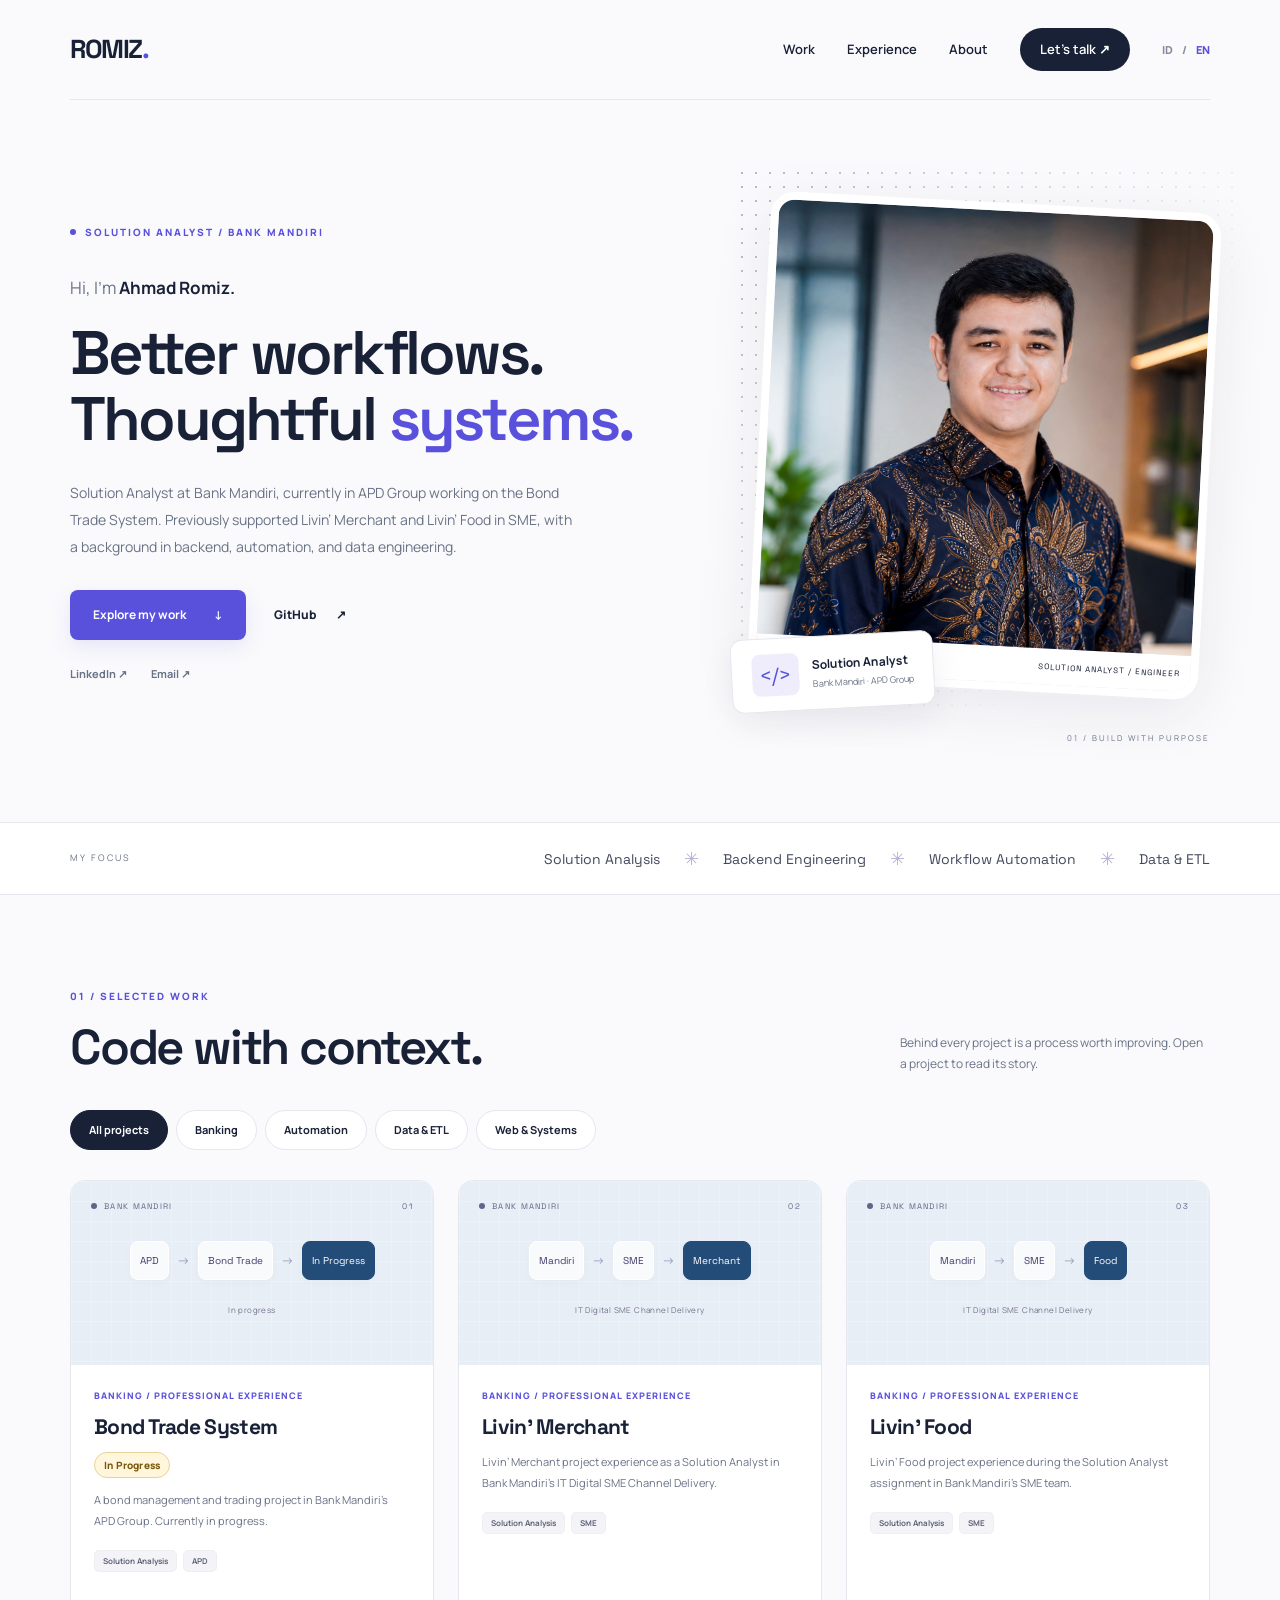
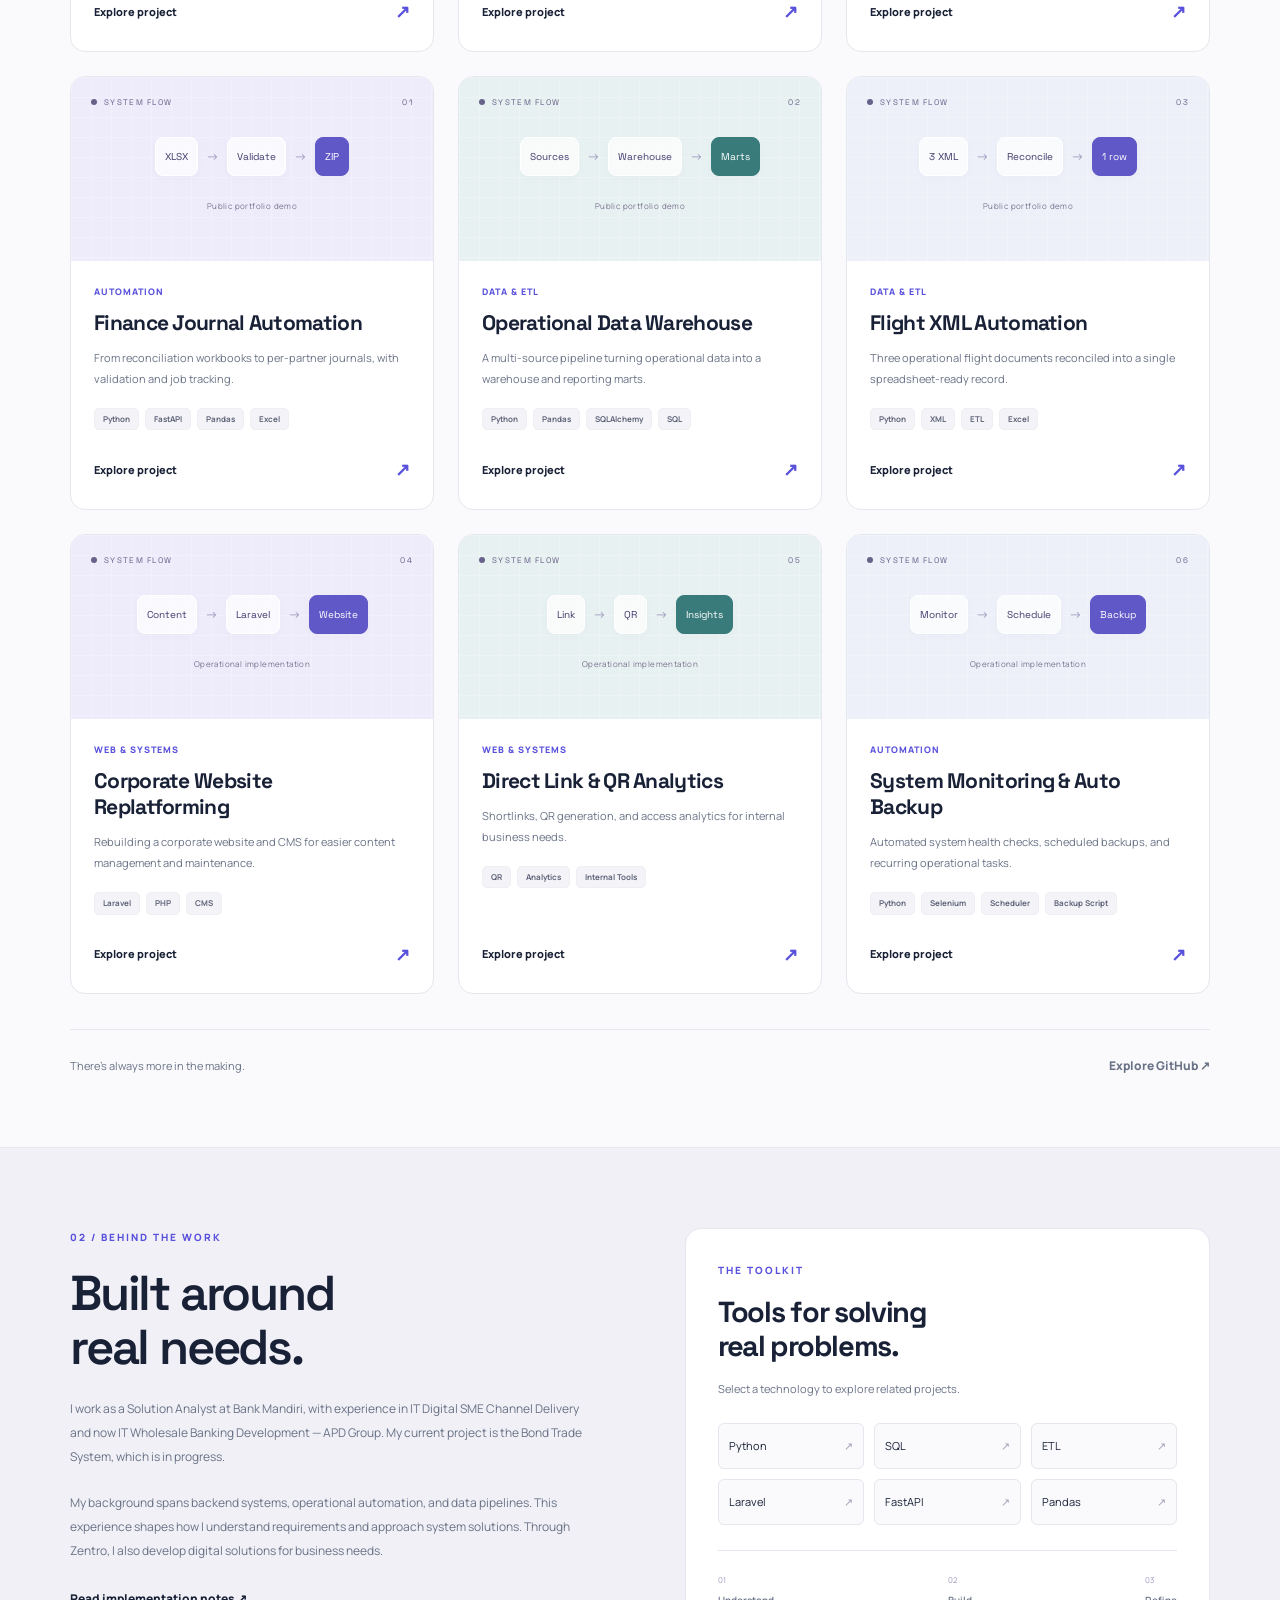
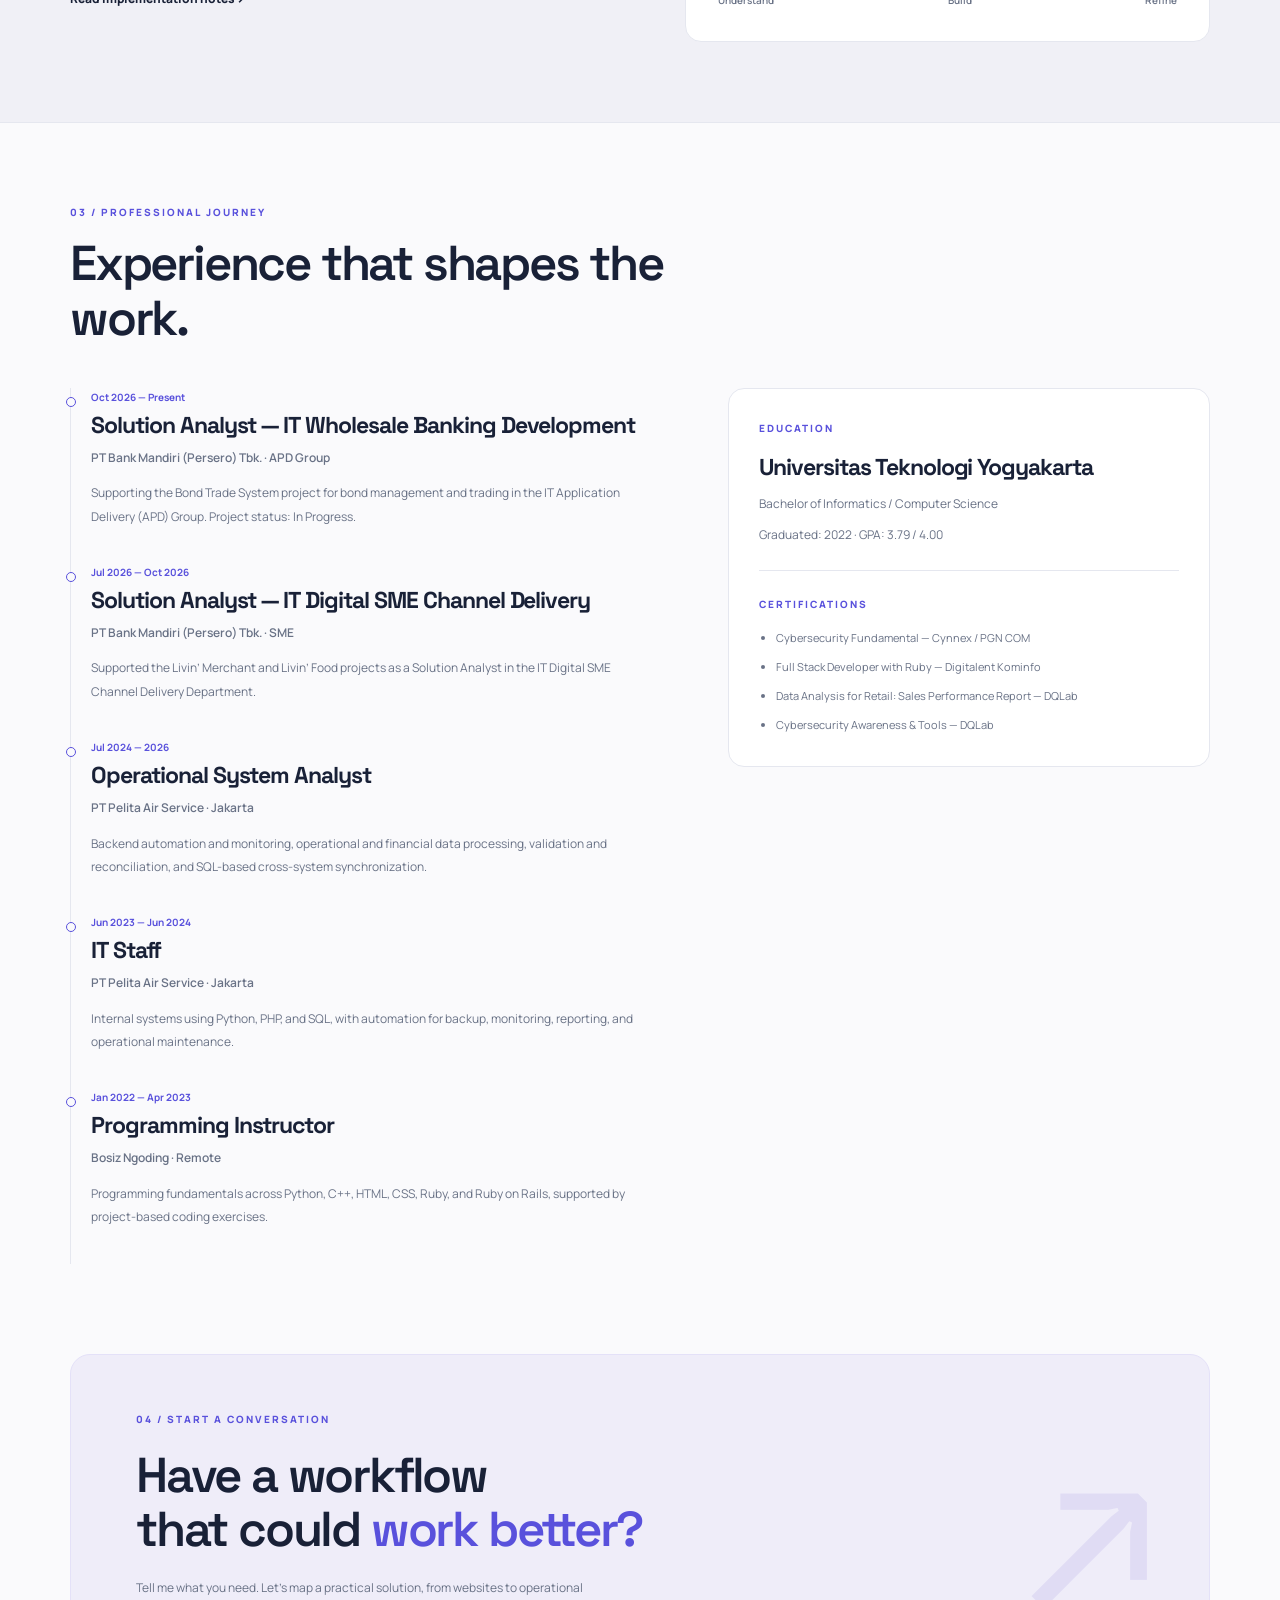
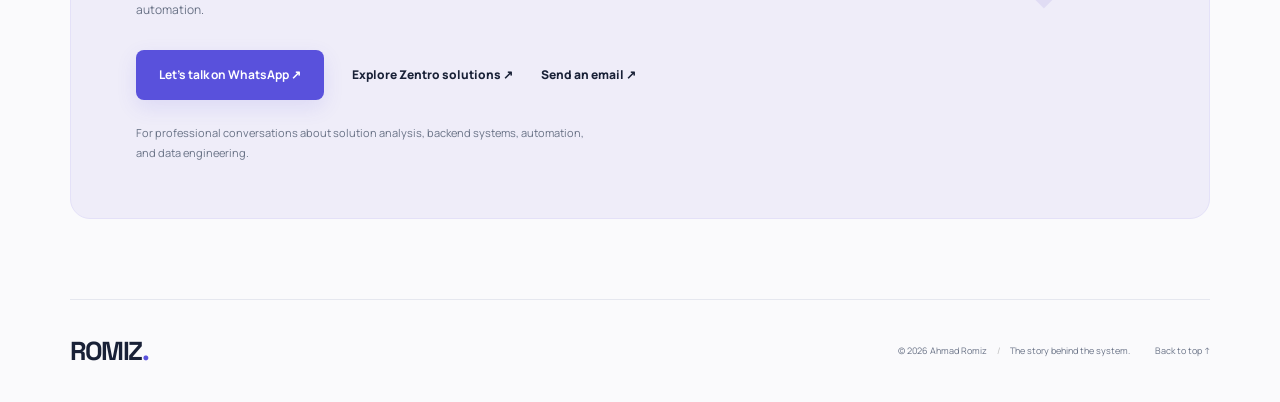
<file: index.html>
<!DOCTYPE html>
<html lang="en"><head>
<meta charset="UTF-8"><meta name="viewport" content="width=device-width, initial-scale=1.0">
<title>Ahmad Romiz — Solution Analyst | Backend, Automation &amp; Data</title>
<meta name="description" content="Ahmad Romiz portfolio, Solution Analyst at Bank Mandiri — APD Group. Bond Trade System (in progress), Livin’ Merchant, Livin’ Food, backend, automation, and data project experience.">
<meta name="theme-color" content="#fafafc"><meta property="og:title" content="Ahmad Romiz — Solution Analyst"><meta property="og:description" content="Bank Mandiri · APD Group · Bond Trade System (In Progress) · Livin’ Merchant · Livin’ Food"><meta property="og:type" content="website"><meta property="og:image" content="https://ahmadromiz1.github.io/assets/profile.jpg">
<link rel="icon" type="image/png" href="assets/logo/logo%20only.png"><link rel="preconnect" href="https://fonts.googleapis.com"><link rel="preconnect" href="https://fonts.gstatic.com" crossorigin=""><link href="https://fonts.googleapis.com/css2?family=Manrope:wght@400;500;600;700;800&amp;family=Space+Grotesk:wght@400;500;600;700&amp;display=swap" rel="stylesheet"><link rel="stylesheet" href="portfolio.css">
<script src="portfolio-data.js" defer=""></script><script src="portfolio.js" defer=""></script>
<link rel="canonical" href="https://ahmadromiz1.github.io/"></head>
<body>
<a class="skip-link" href="#main">Skip to content</a>
<header class="site-header wrap"><a class="wordmark" href="index.html" aria-label="Cerita Romiz">ROMIZ<span>.</span></a><nav aria-label="Main navigation"><a href="#work">Work</a><a href="#experience">Experience</a><a href="#about">About</a><a class="nav-contact" href="#contact">Let’s talk <span aria-hidden="true">↗</span></a></nav><div class="language" aria-label="Language"><a href="index-id.html" lang="id">ID</a><span>/</span><a href="index.html" lang="en" aria-current="page">EN</a></div></header>
<main id="main">
<section class="hero wrap" aria-labelledby="hero-title"><div class="hero-copy"><p class="eyebrow"><span class="status-dot"></span> SOLUTION ANALYST / BANK MANDIRI</p><p class="intro">Hi, I’m <strong>Ahmad Romiz.</strong></p><h1 id="hero-title">Better workflows.<br>Thoughtful <span>systems.</span></h1><p class="hero-description">Solution Analyst at Bank Mandiri, currently in APD Group working on the Bond Trade System. Previously supported Livin’ Merchant and Livin’ Food in SME, with a background in backend, automation, and data engineering.</p><div class="hero-actions"><a class="button primary" href="#work">Explore my work <span aria-hidden="true">↓</span></a><a class="text-link" href="https://github.com/ahmadromiz1" target="_blank" rel="noopener noreferrer">GitHub <span aria-hidden="true">↗</span></a></div><div class="hero-socials"><a href="https://linkedin.com/in/ahmadromiz" target="_blank" rel="noopener noreferrer">LinkedIn ↗</a><a href="mailto:ahmadromiz01@gmail.com">Email ↗</a></div></div><div class="hero-art"><div class="portrait-frame"><img src="assets/profile.jpg" alt="Ahmad Romiz" fetchpriority="high"><div class="portrait-caption"><span>AHMAD ROMIZ</span><span>SOLUTION ANALYST / ENGINEER</span></div></div><div class="floating-note"><span class="note-icon" aria-hidden="true">&lt;/&gt;</span><div><strong>Solution Analyst</strong><small>Bank Mandiri · APD Group</small></div></div><span class="art-coordinate" aria-hidden="true">01 / BUILD WITH PURPOSE</span></div></section>
<div class="expertise-strip"><div class="wrap"><span>MY FOCUS</span><p>Solution Analysis <b>✳</b> Backend Engineering <b>✳</b> Workflow Automation <b>✳</b> Data &amp; ETL</p></div></div>
<section class="work-section wrap" id="work" aria-labelledby="work-title"><span id="projects"></span><div class="section-heading"><div><p class="eyebrow">01 / SELECTED WORK</p><h2 id="work-title">Code with context.</h2></div><p>Behind every project is a process worth improving. Open a project to read its story.</p></div><div class="filter-bar" role="group" aria-label="Project filters"><button type="button" class="filter" data-filter="all" aria-pressed="true">All projects</button><button type="button" class="filter" data-filter="banking" aria-pressed="false">Banking</button><button type="button" class="filter" data-filter="automation" aria-pressed="false">Automation</button><button type="button" class="filter" data-filter="data" aria-pressed="false">Data &amp; ETL</button><button type="button" class="filter" data-filter="web" aria-pressed="false">Web &amp; Systems</button></div><div class="active-filter" hidden=""><span id="filter-label"></span><button type="button" id="reset-filter">Clear filter ×</button></div><p id="project-status" class="sr-only" role="status" aria-live="polite"></p><div class="projects-grid"><article class="project-card" data-category="banking" data-tech="Solution Analysis APD"><div class="project-visual visual-banking"><div class="visual-label"><span class="status-dot"></span> BANK MANDIRI <span>01</span></div><div class="flow"><span class="flow-node">APD</span><span class="flow-arrow" aria-hidden="true">→</span><span class="flow-node">Bond Trade</span><span class="flow-arrow" aria-hidden="true">→</span><span class="flow-node">In Progress</span></div><div class="visual-caption">In progress</div></div><div class="project-copy"><p class="project-type">Banking / Professional experience</p><h3>Bond Trade System</h3><span class="project-status-badge">In Progress</span><p>A bond management and trading project in Bank Mandiri’s APD Group. Currently in progress.</p><div class="tags"><span>Solution Analysis</span><span>APD</span></div><button class="project-open" type="button" data-project="bond-trade" aria-haspopup="dialog">Explore project <span aria-hidden="true">↗</span><span class="sr-only">: Bond Trade System</span></button></div></article><article class="project-card" data-category="banking" data-tech="Solution Analysis SME"><div class="project-visual visual-banking"><div class="visual-label"><span class="status-dot"></span> BANK MANDIRI <span>02</span></div><div class="flow"><span class="flow-node">Mandiri</span><span class="flow-arrow" aria-hidden="true">→</span><span class="flow-node">SME</span><span class="flow-arrow" aria-hidden="true">→</span><span class="flow-node">Merchant</span></div><div class="visual-caption">IT Digital SME Channel Delivery</div></div><div class="project-copy"><p class="project-type">Banking / Professional experience</p><h3>Livin’ Merchant</h3><p>Livin’ Merchant project experience as a Solution Analyst in Bank Mandiri’s IT Digital SME Channel Delivery.</p><div class="tags"><span>Solution Analysis</span><span>SME</span></div><button class="project-open" type="button" data-project="livin-merchant" aria-haspopup="dialog">Explore project <span aria-hidden="true">↗</span><span class="sr-only">: Livin’ Merchant</span></button></div></article><article class="project-card" data-category="banking" data-tech="Solution Analysis SME"><div class="project-visual visual-banking"><div class="visual-label"><span class="status-dot"></span> BANK MANDIRI <span>03</span></div><div class="flow"><span class="flow-node">Mandiri</span><span class="flow-arrow" aria-hidden="true">→</span><span class="flow-node">SME</span><span class="flow-arrow" aria-hidden="true">→</span><span class="flow-node">Food</span></div><div class="visual-caption">IT Digital SME Channel Delivery</div></div><div class="project-copy"><p class="project-type">Banking / Professional experience</p><h3>Livin’ Food</h3><p>Livin’ Food project experience during the Solution Analyst assignment in Bank Mandiri’s SME team.</p><div class="tags"><span>Solution Analysis</span><span>SME</span></div><button class="project-open" type="button" data-project="livin-food" aria-haspopup="dialog">Explore project <span aria-hidden="true">↗</span><span class="sr-only">: Livin’ Food</span></button></div></article><article class="project-card" data-category="automation" data-tech="Python FastAPI Pandas Excel">
  <div class="project-visual visual-0"><div class="visual-label"><span class="status-dot"></span> SYSTEM FLOW <span>01</span></div><div class="flow"><span class="flow-node">XLSX</span><span class="flow-arrow" aria-hidden="true">→</span><span class="flow-node">Validate</span><span class="flow-arrow" aria-hidden="true">→</span><span class="flow-node">ZIP</span></div><div class="visual-caption">Public portfolio demo</div></div>
  <div class="project-copy"><p class="project-type">Automation</p><h3>Finance Journal Automation</h3><p>From reconciliation workbooks to per-partner journals, with validation and job tracking.</p><div class="tags"><span>Python</span><span>FastAPI</span><span>Pandas</span><span>Excel</span></div><button class="project-open" type="button" data-project="journal" aria-haspopup="dialog">Explore project <span aria-hidden="true">↗</span><span class="sr-only">: Finance Journal Automation</span></button></div></article><article class="project-card" data-category="data" data-tech="Python Pandas SQLAlchemy SQL">
  <div class="project-visual visual-1"><div class="visual-label"><span class="status-dot"></span> SYSTEM FLOW <span>02</span></div><div class="flow"><span class="flow-node">Sources</span><span class="flow-arrow" aria-hidden="true">→</span><span class="flow-node">Warehouse</span><span class="flow-arrow" aria-hidden="true">→</span><span class="flow-node">Marts</span></div><div class="visual-caption">Public portfolio demo</div></div>
  <div class="project-copy"><p class="project-type">Data &amp; ETL</p><h3>Operational Data Warehouse</h3><p>A multi-source pipeline turning operational data into a warehouse and reporting marts.</p><div class="tags"><span>Python</span><span>Pandas</span><span>SQLAlchemy</span><span>SQL</span></div><button class="project-open" type="button" data-project="warehouse" aria-haspopup="dialog">Explore project <span aria-hidden="true">↗</span><span class="sr-only">: Operational Data Warehouse</span></button></div></article><article class="project-card" data-category="data" data-tech="Python XML ETL Excel">
  <div class="project-visual visual-2"><div class="visual-label"><span class="status-dot"></span> SYSTEM FLOW <span>03</span></div><div class="flow"><span class="flow-node">3 XML</span><span class="flow-arrow" aria-hidden="true">→</span><span class="flow-node">Reconcile</span><span class="flow-arrow" aria-hidden="true">→</span><span class="flow-node">1 row</span></div><div class="visual-caption">Public portfolio demo</div></div>
  <div class="project-copy"><p class="project-type">Data &amp; ETL</p><h3>Flight XML Automation</h3><p>Three operational flight documents reconciled into a single spreadsheet-ready record.</p><div class="tags"><span>Python</span><span>XML</span><span>ETL</span><span>Excel</span></div><button class="project-open" type="button" data-project="flight" aria-haspopup="dialog">Explore project <span aria-hidden="true">↗</span><span class="sr-only">: Flight XML Automation</span></button></div></article><article class="project-card" data-category="web" data-tech="Laravel PHP CMS">
  <div class="project-visual visual-3"><div class="visual-label"><span class="status-dot"></span> SYSTEM FLOW <span>04</span></div><div class="flow"><span class="flow-node">Content</span><span class="flow-arrow" aria-hidden="true">→</span><span class="flow-node">Laravel</span><span class="flow-arrow" aria-hidden="true">→</span><span class="flow-node">Website</span></div><div class="visual-caption">Operational implementation</div></div>
  <div class="project-copy"><p class="project-type">Web &amp; Systems</p><h3>Corporate Website Replatforming</h3><p>Rebuilding a corporate website and CMS for easier content management and maintenance.</p><div class="tags"><span>Laravel</span><span>PHP</span><span>CMS</span></div><button class="project-open" type="button" data-project="corporate" aria-haspopup="dialog">Explore project <span aria-hidden="true">↗</span><span class="sr-only">: Corporate Website Replatforming</span></button></div></article><article class="project-card" data-category="web" data-tech="QR Analytics Internal Tools">
  <div class="project-visual visual-4"><div class="visual-label"><span class="status-dot"></span> SYSTEM FLOW <span>05</span></div><div class="flow"><span class="flow-node">Link</span><span class="flow-arrow" aria-hidden="true">→</span><span class="flow-node">QR</span><span class="flow-arrow" aria-hidden="true">→</span><span class="flow-node">Insights</span></div><div class="visual-caption">Operational implementation</div></div>
  <div class="project-copy"><p class="project-type">Web &amp; Systems</p><h3>Direct Link &amp; QR Analytics</h3><p>Shortlinks, QR generation, and access analytics for internal business needs.</p><div class="tags"><span>QR</span><span>Analytics</span><span>Internal Tools</span></div><button class="project-open" type="button" data-project="links" aria-haspopup="dialog">Explore project <span aria-hidden="true">↗</span><span class="sr-only">: Direct Link &amp; QR Analytics</span></button></div></article><article class="project-card" data-category="automation" data-tech="Python Selenium Scheduler Backup Script">
  <div class="project-visual visual-5"><div class="visual-label"><span class="status-dot"></span> SYSTEM FLOW <span>06</span></div><div class="flow"><span class="flow-node">Monitor</span><span class="flow-arrow" aria-hidden="true">→</span><span class="flow-node">Schedule</span><span class="flow-arrow" aria-hidden="true">→</span><span class="flow-node">Backup</span></div><div class="visual-caption">Operational implementation</div></div>
  <div class="project-copy"><p class="project-type">Automation</p><h3>System Monitoring &amp; Auto Backup</h3><p>Automated system health checks, scheduled backups, and recurring operational tasks.</p><div class="tags"><span>Python</span><span>Selenium</span><span>Scheduler</span><span>Backup Script</span></div><button class="project-open" type="button" data-project="monitoring" aria-haspopup="dialog">Explore project <span aria-hidden="true">↗</span><span class="sr-only">: System Monitoring &amp; Auto Backup</span></button></div></article></div><p class="empty-state" hidden="">No projects match these filters. Try clearing the filters.</p><div class="archive-link"><span>There’s always more in the making.</span><a class="text-link" href="https://github.com/ahmadromiz1?tab=repositories" target="_blank" rel="noopener noreferrer">Explore GitHub ↗</a></div><noscript><p>Enable JavaScript to open project details. Case studies are also available in <a href="/cerita-romiz/cerita-en.html">implementation notes</a>.</p></noscript></section>
<section class="about-section" id="about"><div class="wrap about-grid"><div><p class="eyebrow">02 / BEHIND THE WORK</p><h2>Built around<br>real needs.</h2><p>I work as a Solution Analyst at Bank Mandiri, with experience in IT Digital SME Channel Delivery and now IT Wholesale Banking Development — APD Group. My current project is the Bond Trade System, which is in progress.</p><p>My background spans backend systems, operational automation, and data pipelines. This experience shapes how I understand requirements and approach system solutions. Through Zentro, I also develop digital solutions for business needs.</p><a class="text-link" href="/cerita-romiz/cerita-en.html">Read implementation notes ↗</a></div><div class="skills-panel"><span id="skills"></span><p class="eyebrow">THE TOOLKIT</p><h3>Tools for solving<br>real problems.</h3><p>Select a technology to explore related projects.</p><div class="skills-grid"><button class="skill" type="button" data-skill="Python" aria-pressed="false">Python<span aria-hidden="true">↗</span></button><button class="skill" type="button" data-skill="SQL" aria-pressed="false">SQL<span aria-hidden="true">↗</span></button><button class="skill" type="button" data-skill="ETL" aria-pressed="false">ETL<span aria-hidden="true">↗</span></button><button class="skill" type="button" data-skill="Laravel" aria-pressed="false">Laravel<span aria-hidden="true">↗</span></button><button class="skill" type="button" data-skill="FastAPI" aria-pressed="false">FastAPI<span aria-hidden="true">↗</span></button><button class="skill" type="button" data-skill="Pandas" aria-pressed="false">Pandas<span aria-hidden="true">↗</span></button></div><div class="approach"><span>01 <strong>Understand</strong></span><span>02 <strong>Build</strong></span><span>03 <strong>Refine</strong></span></div></div></div></section>
<section id="experience" class="experience-section wrap"><div class="section-heading"><div><p class="eyebrow">03 / PROFESSIONAL JOURNEY</p><h2>Experience that shapes the work.</h2></div></div><div class="career-layout"><div class="career-timeline"><article class="career-item"><p class="career-date">Oct 2026 — Present</p><h3>Solution Analyst — IT Wholesale Banking Development</h3><p class="career-company">PT Bank Mandiri (Persero) Tbk. · APD Group</p><p>Supporting the Bond Trade System project for bond management and trading in the IT Application Delivery (APD) Group. Project status: In Progress.</p></article><article class="career-item"><p class="career-date">Jul 2026 — Oct 2026</p><h3>Solution Analyst — IT Digital SME Channel Delivery</h3><p class="career-company">PT Bank Mandiri (Persero) Tbk. · SME</p><p>Supported the Livin’ Merchant and Livin’ Food projects as a Solution Analyst in the IT Digital SME Channel Delivery Department.</p></article><article class="career-item"><p class="career-date">Jul 2024 — 2026</p><h3>Operational System Analyst</h3><p class="career-company">PT Pelita Air Service · Jakarta</p><p>Backend automation and monitoring, operational and financial data processing, validation and reconciliation, and SQL-based cross-system synchronization.</p></article><article class="career-item"><p class="career-date">Jun 2023 — Jun 2024</p><h3>IT Staff</h3><p class="career-company">PT Pelita Air Service · Jakarta</p><p>Internal systems using Python, PHP, and SQL, with automation for backup, monitoring, reporting, and operational maintenance.</p></article><article class="career-item"><p class="career-date">Jan 2022 — Apr 2023</p><h3>Programming Instructor</h3><p class="career-company">Bosiz Ngoding · Remote</p><p>Programming fundamentals across Python, C++, HTML, CSS, Ruby, and Ruby on Rails, supported by project-based coding exercises.</p></article></div><aside class="education-panel" id="education"><p class="eyebrow">EDUCATION</p><h3>Universitas Teknologi Yogyakarta</h3><p>Bachelor of Informatics / Computer Science</p><p>Graduated: 2022 · GPA: 3.79 / 4.00</p><div class="certifications"><p class="eyebrow">CERTIFICATIONS</p><ul><li>Cybersecurity Fundamental — Cynnex / PGN COM</li><li>Full Stack Developer with Ruby — Digitalent Kominfo</li><li>Data Analysis for Retail: Sales Performance Report — DQLab</li><li>Cybersecurity Awareness &amp; Tools — DQLab</li></ul></div></aside></div></section><section class="contact-section wrap" id="contact"><div class="contact-panel"><p class="eyebrow">04 / START A CONVERSATION</p><h2>Have a workflow<br>that could <span>work better?</span></h2><p>Tell me what you need. Let’s map a practical solution, from websites to operational automation.</p><div class="hero-actions"><a class="button primary" href="https://wa.me/6285742864832?text=Hi%20Romiz%2C%20I%20would%20like%20to%20discuss%20a%20project." target="_blank" rel="noopener noreferrer">Let’s talk on WhatsApp ↗</a><a class="text-link" href="/cerita-romiz/jual-en.html">Explore Zentro solutions ↗</a><a class="text-link" href="mailto:ahmadromiz01@gmail.com">Send an email ↗</a></div><p class="career-contact">For professional conversations about solution analysis, backend systems, automation, and data engineering.</p></div></section>
</main><footer class="wrap footer"><a class="wordmark" href="#">ROMIZ<span>.</span></a><p>© <span id="year">2026</span> Ahmad Romiz <span class="footer-divider">/</span> The story behind the system.</p><a href="#main">Back to top ↑</a></footer>
<dialog id="project-dialog" aria-labelledby="dialog-title"><div class="dialog-top"><span class="eyebrow">PROJECT STORY</span><button class="dialog-close" type="button" aria-label="Close project details">×</button></div><div id="dialog-content"></div></dialog>

</body></html>
</file>
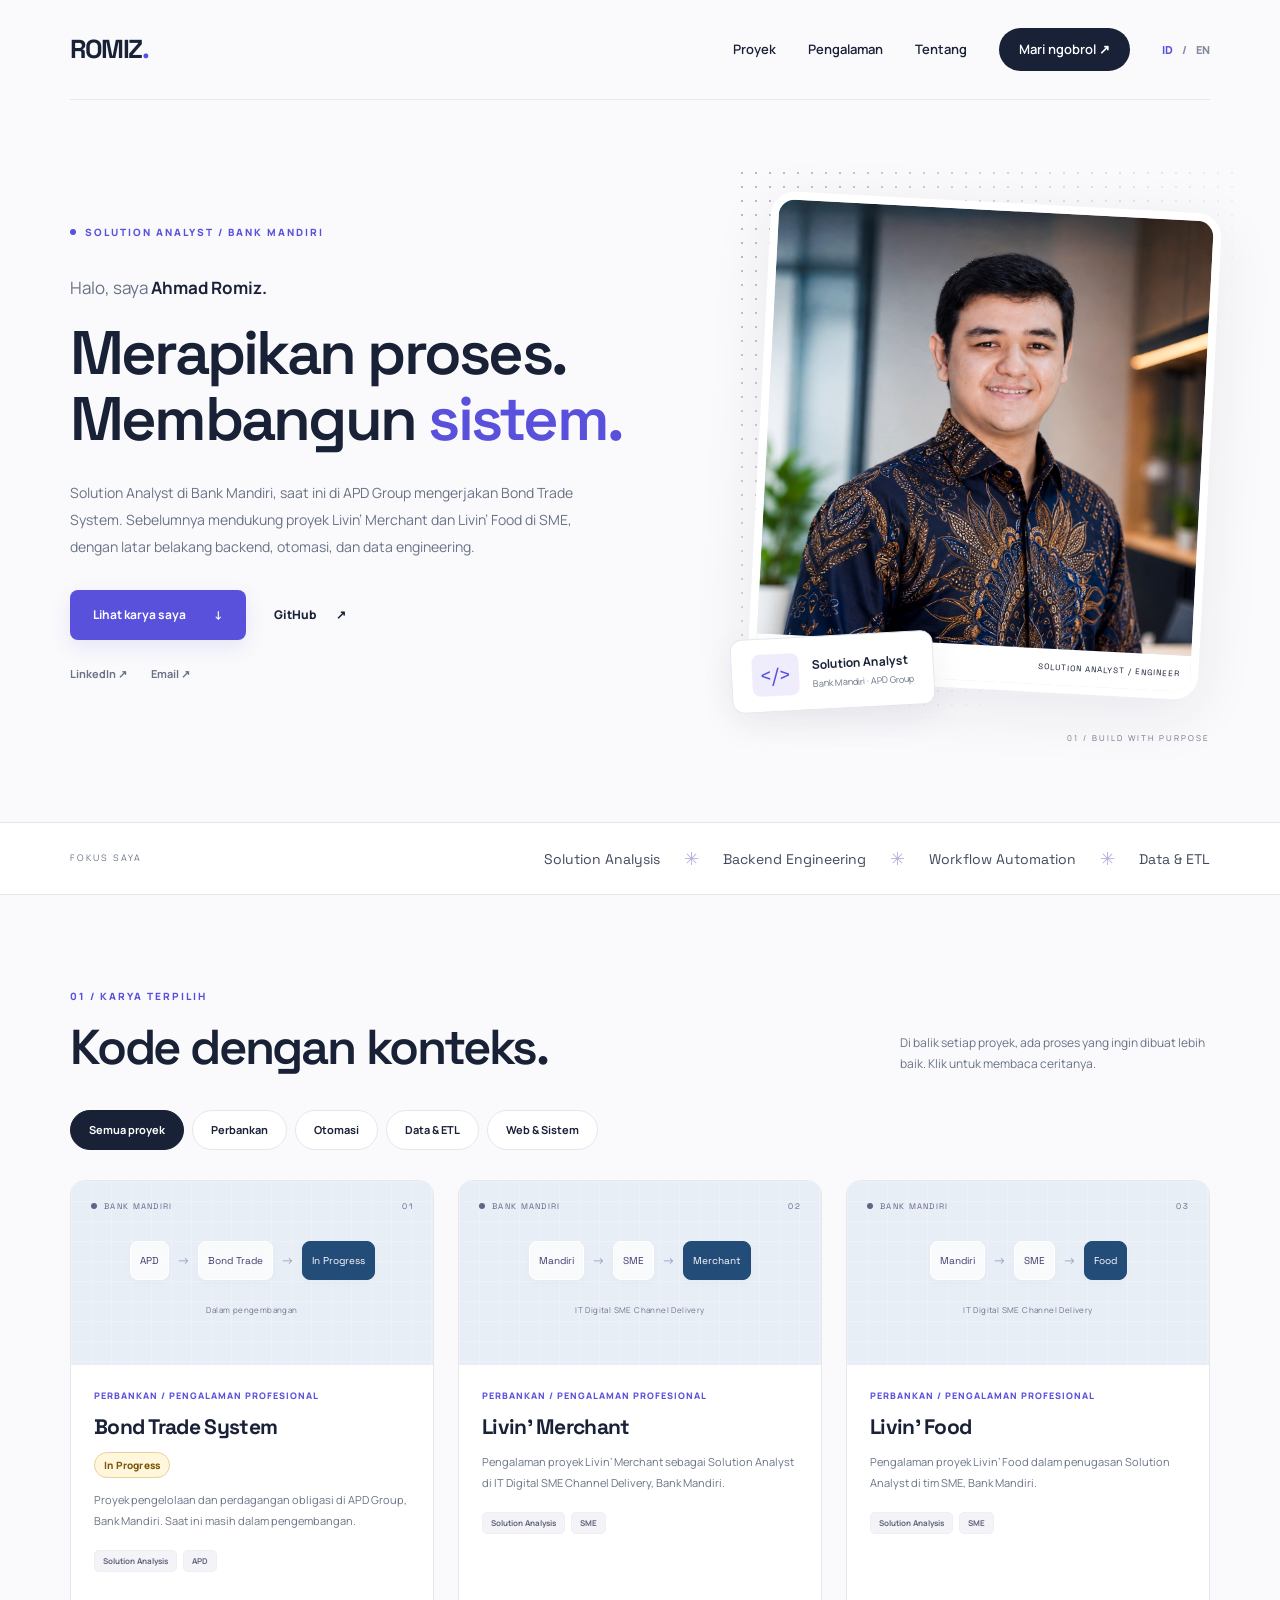
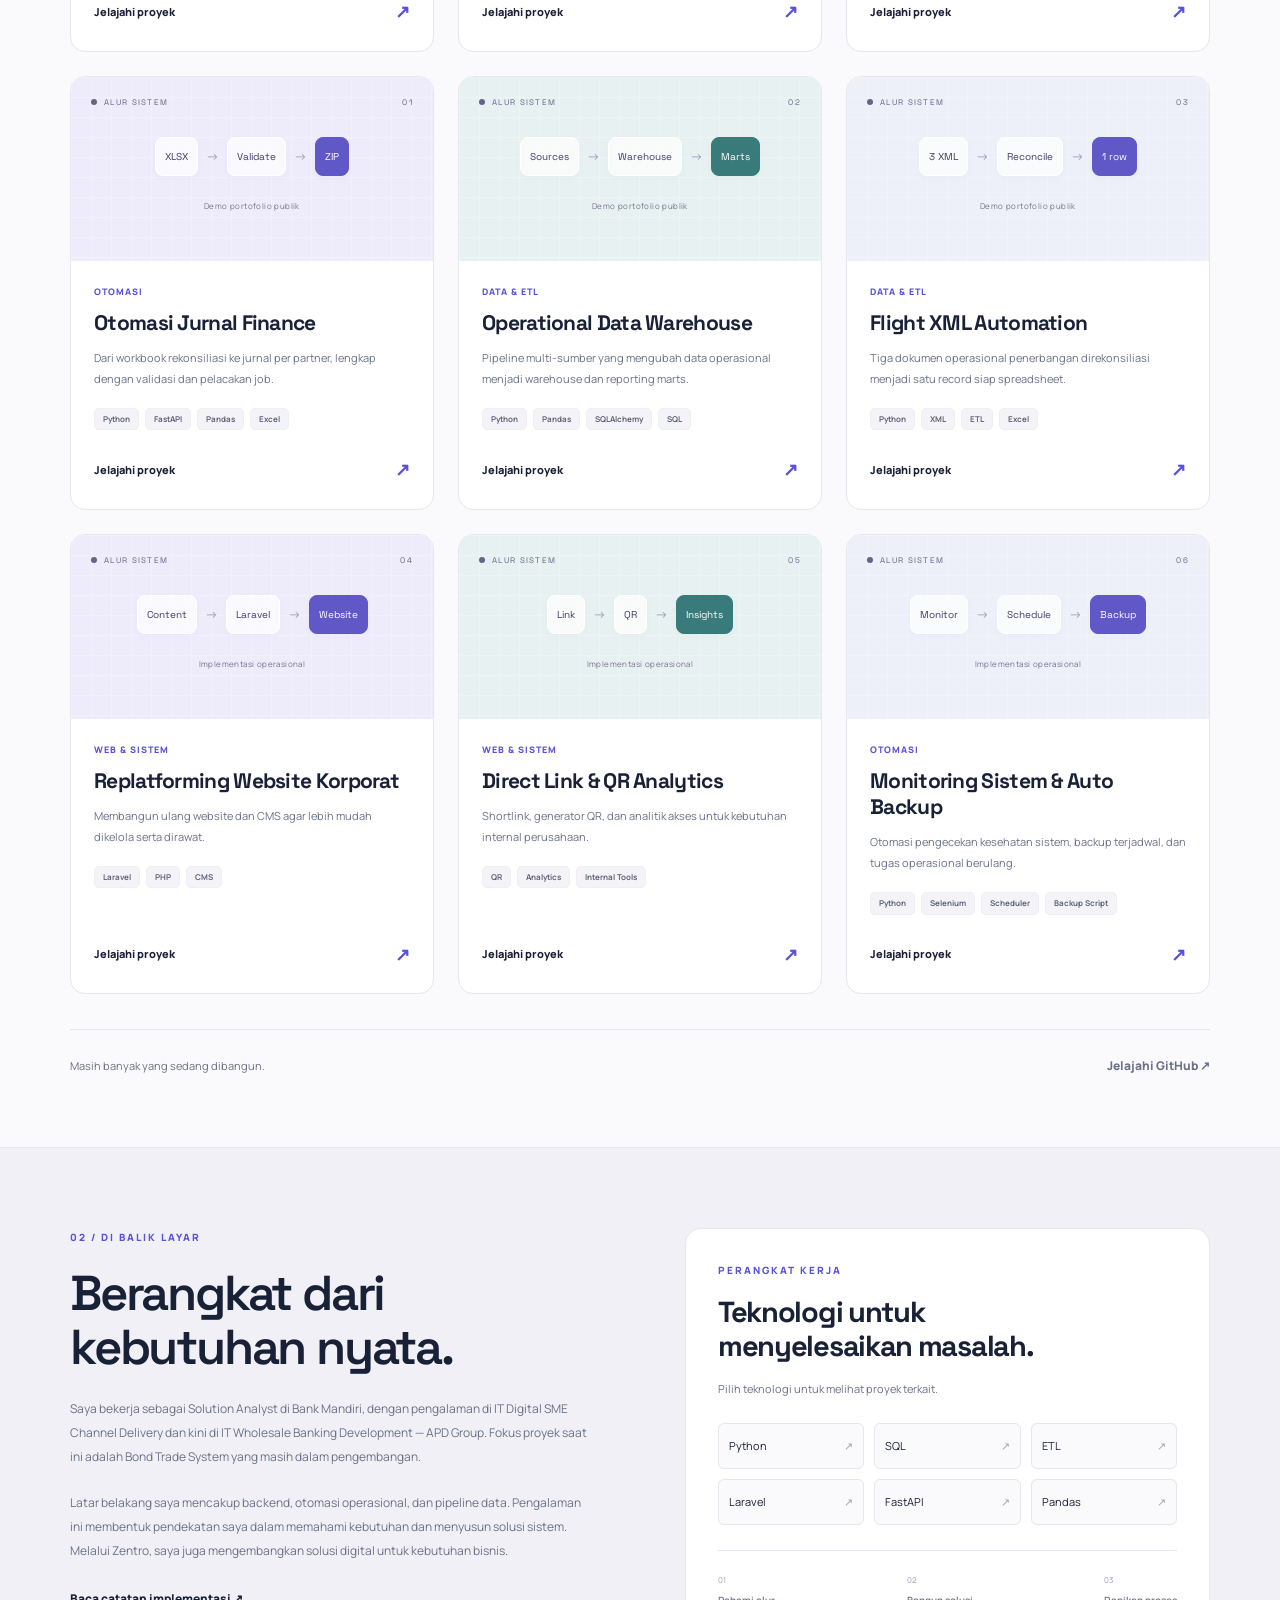
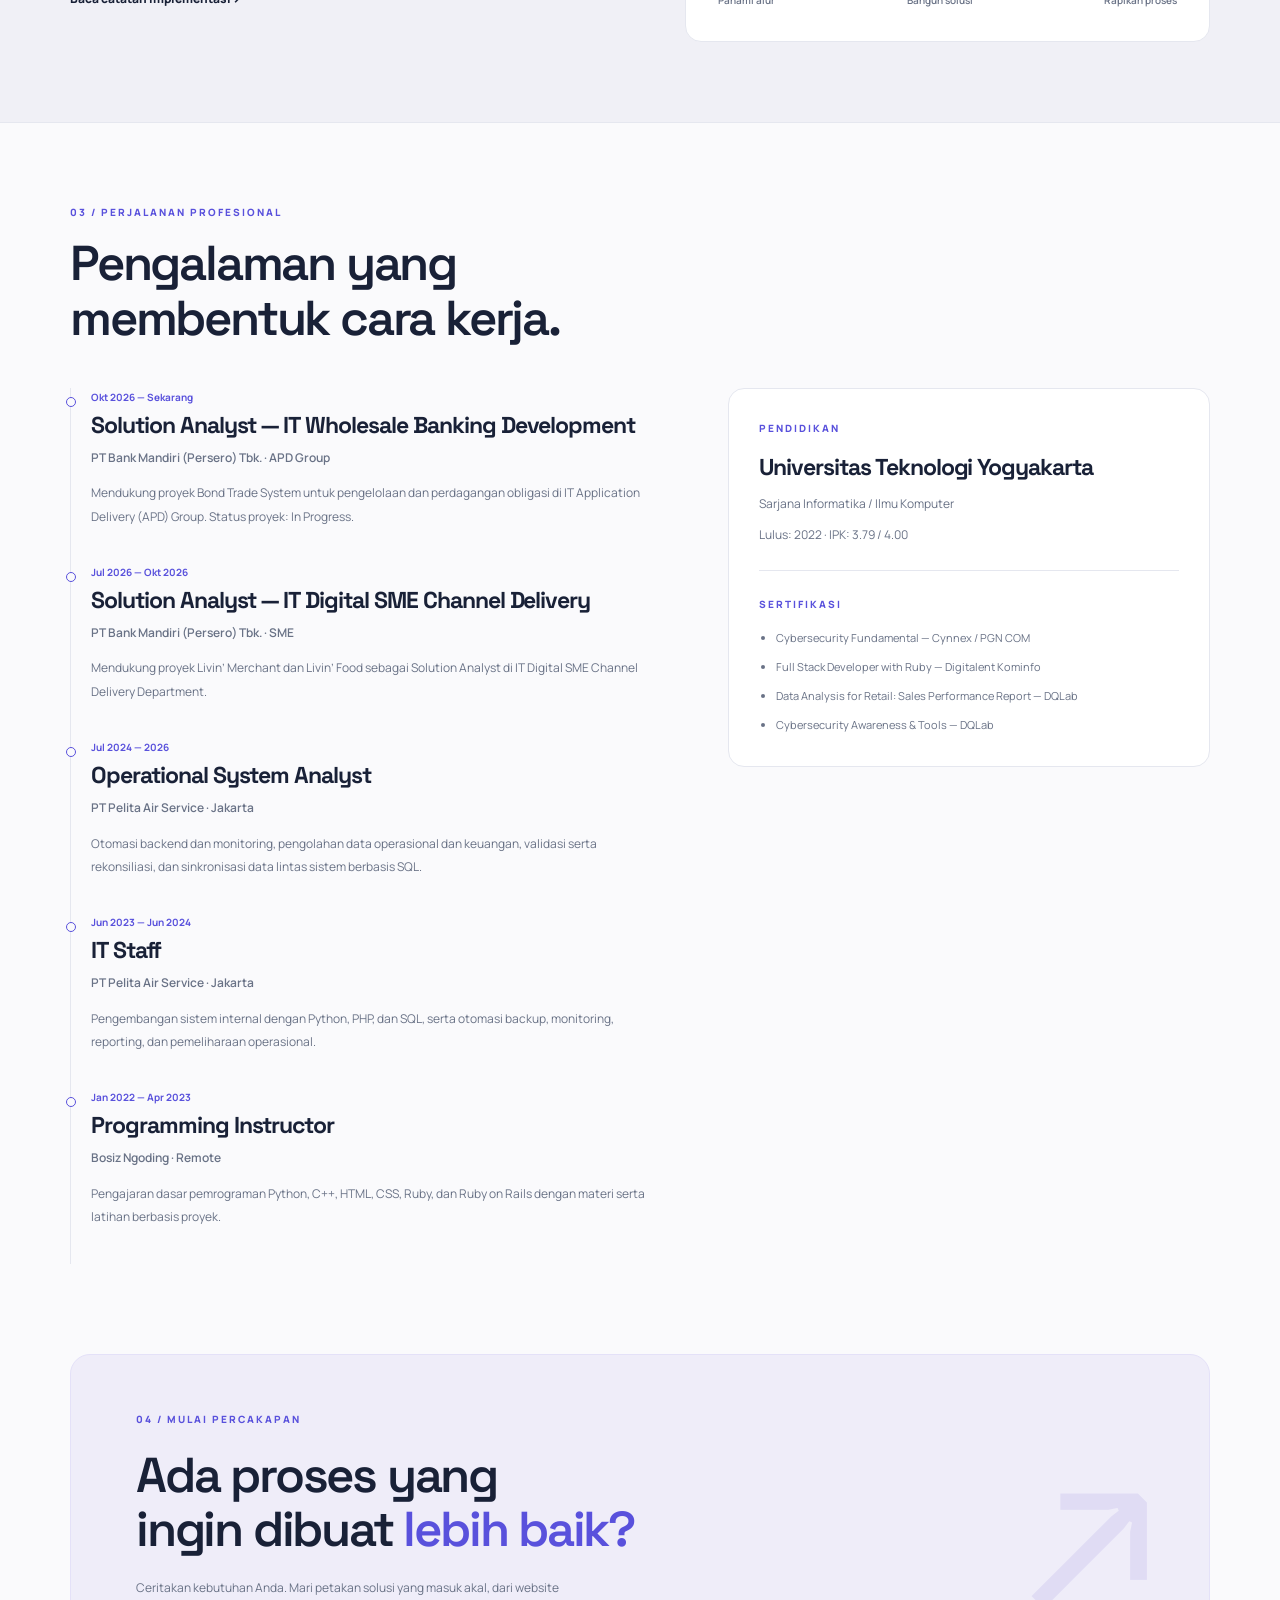
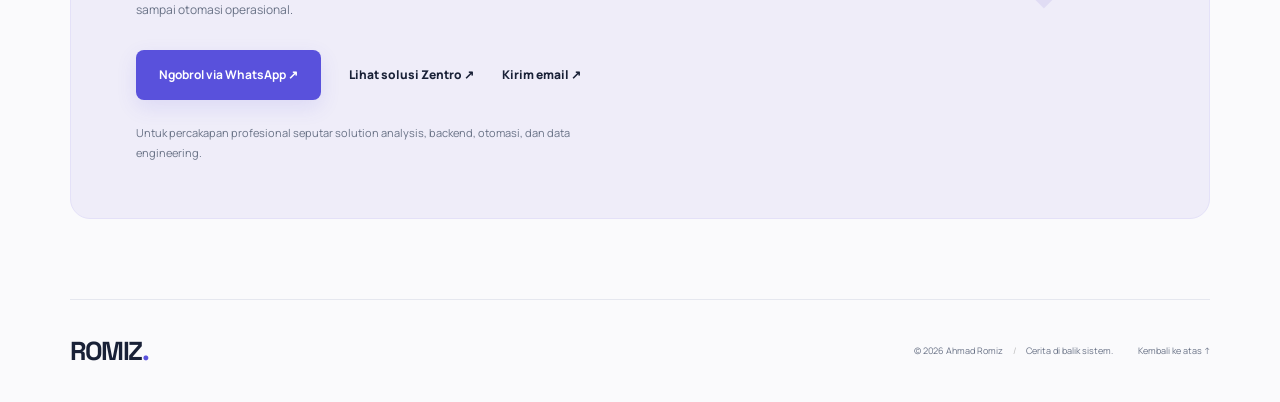
<file: index-id.html>
<!DOCTYPE html>
<html lang="id"><head>
<meta charset="UTF-8"><meta name="viewport" content="width=device-width, initial-scale=1.0">
<title>Ahmad Romiz — Solution Analyst | Backend, Automation &amp; Data</title>
<meta name="description" content="Portofolio Ahmad Romiz, Solution Analyst di Bank Mandiri — APD Group. Pengalaman proyek Bond Trade System (in progress), Livin’ Merchant, Livin’ Food, backend, otomasi, dan data.">
<meta name="theme-color" content="#fafafc"><meta property="og:title" content="Ahmad Romiz — Solution Analyst"><meta property="og:description" content="Bank Mandiri · APD Group · Bond Trade System (In Progress) · Livin’ Merchant · Livin’ Food"><meta property="og:type" content="website"><meta property="og:image" content="https://ahmadromiz1.github.io/assets/profile.jpg">
<link rel="icon" type="image/png" href="assets/logo/logo%20only.png"><link rel="preconnect" href="https://fonts.googleapis.com"><link rel="preconnect" href="https://fonts.gstatic.com" crossorigin=""><link href="https://fonts.googleapis.com/css2?family=Manrope:wght@400;500;600;700;800&amp;family=Space+Grotesk:wght@400;500;600;700&amp;display=swap" rel="stylesheet"><link rel="stylesheet" href="portfolio.css">
<script src="portfolio-data.js" defer=""></script><script src="portfolio.js" defer=""></script>
<link rel="canonical" href="https://ahmadromiz1.github.io/index-id.html"></head>
<body>
<a class="skip-link" href="#main">Langsung ke konten</a>
<header class="site-header wrap"><a class="wordmark" href="index-id.html" aria-label="Cerita Romiz">ROMIZ<span>.</span></a><nav aria-label="Navigasi utama"><a href="#work">Proyek</a><a href="#experience">Pengalaman</a><a href="#about">Tentang</a><a class="nav-contact" href="#contact">Mari ngobrol <span aria-hidden="true">↗</span></a></nav><div class="language" aria-label="Language"><a href="index-id.html" lang="id" aria-current="page">ID</a><span>/</span><a href="index.html" lang="en">EN</a></div></header>
<main id="main">
<section class="hero wrap" aria-labelledby="hero-title"><div class="hero-copy"><p class="eyebrow"><span class="status-dot"></span> SOLUTION ANALYST / BANK MANDIRI</p><p class="intro">Halo, saya <strong>Ahmad Romiz.</strong></p><h1 id="hero-title">Merapikan proses.<br>Membangun <span>sistem.</span></h1><p class="hero-description">Solution Analyst di Bank Mandiri, saat ini di APD Group mengerjakan Bond Trade System. Sebelumnya mendukung proyek Livin’ Merchant dan Livin’ Food di SME, dengan latar belakang backend, otomasi, dan data engineering.</p><div class="hero-actions"><a class="button primary" href="#work">Lihat karya saya <span aria-hidden="true">↓</span></a><a class="text-link" href="https://github.com/ahmadromiz1" target="_blank" rel="noopener noreferrer">GitHub <span aria-hidden="true">↗</span></a></div><div class="hero-socials"><a href="https://linkedin.com/in/ahmadromiz" target="_blank" rel="noopener noreferrer">LinkedIn ↗</a><a href="mailto:ahmadromiz01@gmail.com">Email ↗</a></div></div><div class="hero-art"><div class="portrait-frame"><img src="assets/profile.jpg" alt="Ahmad Romiz" fetchpriority="high"><div class="portrait-caption"><span>AHMAD ROMIZ</span><span>SOLUTION ANALYST / ENGINEER</span></div></div><div class="floating-note"><span class="note-icon" aria-hidden="true">&lt;/&gt;</span><div><strong>Solution Analyst</strong><small>Bank Mandiri · APD Group</small></div></div><span class="art-coordinate" aria-hidden="true">01 / BUILD WITH PURPOSE</span></div></section>
<div class="expertise-strip"><div class="wrap"><span>FOKUS SAYA</span><p>Solution Analysis <b>✳</b> Backend Engineering <b>✳</b> Workflow Automation <b>✳</b> Data &amp; ETL</p></div></div>
<section class="work-section wrap" id="work" aria-labelledby="work-title"><span id="projects"></span><div class="section-heading"><div><p class="eyebrow">01 / KARYA TERPILIH</p><h2 id="work-title">Kode dengan konteks.</h2></div><p>Di balik setiap proyek, ada proses yang ingin dibuat lebih baik. Klik untuk membaca ceritanya.</p></div><div class="filter-bar" role="group" aria-label="Filter proyek"><button type="button" class="filter" data-filter="all" aria-pressed="true">Semua proyek</button><button type="button" class="filter" data-filter="banking" aria-pressed="false">Perbankan</button><button type="button" class="filter" data-filter="automation" aria-pressed="false">Otomasi</button><button type="button" class="filter" data-filter="data" aria-pressed="false">Data &amp; ETL</button><button type="button" class="filter" data-filter="web" aria-pressed="false">Web &amp; Sistem</button></div><div class="active-filter" hidden=""><span id="filter-label"></span><button type="button" id="reset-filter">Hapus filter ×</button></div><p id="project-status" class="sr-only" role="status" aria-live="polite"></p><div class="projects-grid"><article class="project-card" data-category="banking" data-tech="Solution Analysis APD"><div class="project-visual visual-banking"><div class="visual-label"><span class="status-dot"></span> BANK MANDIRI <span>01</span></div><div class="flow"><span class="flow-node">APD</span><span class="flow-arrow" aria-hidden="true">→</span><span class="flow-node">Bond Trade</span><span class="flow-arrow" aria-hidden="true">→</span><span class="flow-node">In Progress</span></div><div class="visual-caption">Dalam pengembangan</div></div><div class="project-copy"><p class="project-type">Perbankan / Pengalaman profesional</p><h3>Bond Trade System</h3><span class="project-status-badge">In Progress</span><p>Proyek pengelolaan dan perdagangan obligasi di APD Group, Bank Mandiri. Saat ini masih dalam pengembangan.</p><div class="tags"><span>Solution Analysis</span><span>APD</span></div><button class="project-open" type="button" data-project="bond-trade" aria-haspopup="dialog">Jelajahi proyek <span aria-hidden="true">↗</span><span class="sr-only">: Bond Trade System</span></button></div></article><article class="project-card" data-category="banking" data-tech="Solution Analysis SME"><div class="project-visual visual-banking"><div class="visual-label"><span class="status-dot"></span> BANK MANDIRI <span>02</span></div><div class="flow"><span class="flow-node">Mandiri</span><span class="flow-arrow" aria-hidden="true">→</span><span class="flow-node">SME</span><span class="flow-arrow" aria-hidden="true">→</span><span class="flow-node">Merchant</span></div><div class="visual-caption">IT Digital SME Channel Delivery</div></div><div class="project-copy"><p class="project-type">Perbankan / Pengalaman profesional</p><h3>Livin’ Merchant</h3><p>Pengalaman proyek Livin’ Merchant sebagai Solution Analyst di IT Digital SME Channel Delivery, Bank Mandiri.</p><div class="tags"><span>Solution Analysis</span><span>SME</span></div><button class="project-open" type="button" data-project="livin-merchant" aria-haspopup="dialog">Jelajahi proyek <span aria-hidden="true">↗</span><span class="sr-only">: Livin’ Merchant</span></button></div></article><article class="project-card" data-category="banking" data-tech="Solution Analysis SME"><div class="project-visual visual-banking"><div class="visual-label"><span class="status-dot"></span> BANK MANDIRI <span>03</span></div><div class="flow"><span class="flow-node">Mandiri</span><span class="flow-arrow" aria-hidden="true">→</span><span class="flow-node">SME</span><span class="flow-arrow" aria-hidden="true">→</span><span class="flow-node">Food</span></div><div class="visual-caption">IT Digital SME Channel Delivery</div></div><div class="project-copy"><p class="project-type">Perbankan / Pengalaman profesional</p><h3>Livin’ Food</h3><p>Pengalaman proyek Livin’ Food dalam penugasan Solution Analyst di tim SME, Bank Mandiri.</p><div class="tags"><span>Solution Analysis</span><span>SME</span></div><button class="project-open" type="button" data-project="livin-food" aria-haspopup="dialog">Jelajahi proyek <span aria-hidden="true">↗</span><span class="sr-only">: Livin’ Food</span></button></div></article><article class="project-card" data-category="automation" data-tech="Python FastAPI Pandas Excel">
  <div class="project-visual visual-0"><div class="visual-label"><span class="status-dot"></span> ALUR SISTEM <span>01</span></div><div class="flow"><span class="flow-node">XLSX</span><span class="flow-arrow" aria-hidden="true">→</span><span class="flow-node">Validate</span><span class="flow-arrow" aria-hidden="true">→</span><span class="flow-node">ZIP</span></div><div class="visual-caption">Demo portofolio publik</div></div>
  <div class="project-copy"><p class="project-type">Otomasi</p><h3>Otomasi Jurnal Finance</h3><p>Dari workbook rekonsiliasi ke jurnal per partner, lengkap dengan validasi dan pelacakan job.</p><div class="tags"><span>Python</span><span>FastAPI</span><span>Pandas</span><span>Excel</span></div><button class="project-open" type="button" data-project="journal" aria-haspopup="dialog">Jelajahi proyek <span aria-hidden="true">↗</span><span class="sr-only">: Otomasi Jurnal Finance</span></button></div></article><article class="project-card" data-category="data" data-tech="Python Pandas SQLAlchemy SQL">
  <div class="project-visual visual-1"><div class="visual-label"><span class="status-dot"></span> ALUR SISTEM <span>02</span></div><div class="flow"><span class="flow-node">Sources</span><span class="flow-arrow" aria-hidden="true">→</span><span class="flow-node">Warehouse</span><span class="flow-arrow" aria-hidden="true">→</span><span class="flow-node">Marts</span></div><div class="visual-caption">Demo portofolio publik</div></div>
  <div class="project-copy"><p class="project-type">Data &amp; ETL</p><h3>Operational Data Warehouse</h3><p>Pipeline multi-sumber yang mengubah data operasional menjadi warehouse dan reporting marts.</p><div class="tags"><span>Python</span><span>Pandas</span><span>SQLAlchemy</span><span>SQL</span></div><button class="project-open" type="button" data-project="warehouse" aria-haspopup="dialog">Jelajahi proyek <span aria-hidden="true">↗</span><span class="sr-only">: Operational Data Warehouse</span></button></div></article><article class="project-card" data-category="data" data-tech="Python XML ETL Excel">
  <div class="project-visual visual-2"><div class="visual-label"><span class="status-dot"></span> ALUR SISTEM <span>03</span></div><div class="flow"><span class="flow-node">3 XML</span><span class="flow-arrow" aria-hidden="true">→</span><span class="flow-node">Reconcile</span><span class="flow-arrow" aria-hidden="true">→</span><span class="flow-node">1 row</span></div><div class="visual-caption">Demo portofolio publik</div></div>
  <div class="project-copy"><p class="project-type">Data &amp; ETL</p><h3>Flight XML Automation</h3><p>Tiga dokumen operasional penerbangan direkonsiliasi menjadi satu record siap spreadsheet.</p><div class="tags"><span>Python</span><span>XML</span><span>ETL</span><span>Excel</span></div><button class="project-open" type="button" data-project="flight" aria-haspopup="dialog">Jelajahi proyek <span aria-hidden="true">↗</span><span class="sr-only">: Flight XML Automation</span></button></div></article><article class="project-card" data-category="web" data-tech="Laravel PHP CMS">
  <div class="project-visual visual-3"><div class="visual-label"><span class="status-dot"></span> ALUR SISTEM <span>04</span></div><div class="flow"><span class="flow-node">Content</span><span class="flow-arrow" aria-hidden="true">→</span><span class="flow-node">Laravel</span><span class="flow-arrow" aria-hidden="true">→</span><span class="flow-node">Website</span></div><div class="visual-caption">Implementasi operasional</div></div>
  <div class="project-copy"><p class="project-type">Web &amp; Sistem</p><h3>Replatforming Website Korporat</h3><p>Membangun ulang website dan CMS agar lebih mudah dikelola serta dirawat.</p><div class="tags"><span>Laravel</span><span>PHP</span><span>CMS</span></div><button class="project-open" type="button" data-project="corporate" aria-haspopup="dialog">Jelajahi proyek <span aria-hidden="true">↗</span><span class="sr-only">: Replatforming Website Korporat</span></button></div></article><article class="project-card" data-category="web" data-tech="QR Analytics Internal Tools">
  <div class="project-visual visual-4"><div class="visual-label"><span class="status-dot"></span> ALUR SISTEM <span>05</span></div><div class="flow"><span class="flow-node">Link</span><span class="flow-arrow" aria-hidden="true">→</span><span class="flow-node">QR</span><span class="flow-arrow" aria-hidden="true">→</span><span class="flow-node">Insights</span></div><div class="visual-caption">Implementasi operasional</div></div>
  <div class="project-copy"><p class="project-type">Web &amp; Sistem</p><h3>Direct Link &amp; QR Analytics</h3><p>Shortlink, generator QR, dan analitik akses untuk kebutuhan internal perusahaan.</p><div class="tags"><span>QR</span><span>Analytics</span><span>Internal Tools</span></div><button class="project-open" type="button" data-project="links" aria-haspopup="dialog">Jelajahi proyek <span aria-hidden="true">↗</span><span class="sr-only">: Direct Link &amp; QR Analytics</span></button></div></article><article class="project-card" data-category="automation" data-tech="Python Selenium Scheduler Backup Script">
  <div class="project-visual visual-5"><div class="visual-label"><span class="status-dot"></span> ALUR SISTEM <span>06</span></div><div class="flow"><span class="flow-node">Monitor</span><span class="flow-arrow" aria-hidden="true">→</span><span class="flow-node">Schedule</span><span class="flow-arrow" aria-hidden="true">→</span><span class="flow-node">Backup</span></div><div class="visual-caption">Implementasi operasional</div></div>
  <div class="project-copy"><p class="project-type">Otomasi</p><h3>Monitoring Sistem &amp; Auto Backup</h3><p>Otomasi pengecekan kesehatan sistem, backup terjadwal, dan tugas operasional berulang.</p><div class="tags"><span>Python</span><span>Selenium</span><span>Scheduler</span><span>Backup Script</span></div><button class="project-open" type="button" data-project="monitoring" aria-haspopup="dialog">Jelajahi proyek <span aria-hidden="true">↗</span><span class="sr-only">: Monitoring Sistem &amp; Auto Backup</span></button></div></article></div><p class="empty-state" hidden="">Belum ada proyek untuk kombinasi filter ini. Coba hapus filter.</p><div class="archive-link"><span>Masih banyak yang sedang dibangun.</span><a class="text-link" href="https://github.com/ahmadromiz1?tab=repositories" target="_blank" rel="noopener noreferrer">Jelajahi GitHub ↗</a></div><noscript><p>Aktifkan JavaScript untuk membuka popup detail. Studi kasus juga tersedia di <a href="/cerita-romiz/cerita.html">catatan implementasi</a>.</p></noscript></section>
<section class="about-section" id="about"><div class="wrap about-grid"><div><p class="eyebrow">02 / DI BALIK LAYAR</p><h2>Berangkat dari<br>kebutuhan nyata.</h2><p>Saya bekerja sebagai Solution Analyst di Bank Mandiri, dengan pengalaman di IT Digital SME Channel Delivery dan kini di IT Wholesale Banking Development — APD Group. Fokus proyek saat ini adalah Bond Trade System yang masih dalam pengembangan.</p><p>Latar belakang saya mencakup backend, otomasi operasional, dan pipeline data. Pengalaman ini membentuk pendekatan saya dalam memahami kebutuhan dan menyusun solusi sistem. Melalui Zentro, saya juga mengembangkan solusi digital untuk kebutuhan bisnis.</p><a class="text-link" href="/cerita-romiz/cerita.html">Baca catatan implementasi ↗</a></div><div class="skills-panel"><span id="skills"></span><p class="eyebrow">PERANGKAT KERJA</p><h3>Teknologi untuk<br>menyelesaikan masalah.</h3><p>Pilih teknologi untuk melihat proyek terkait.</p><div class="skills-grid"><button class="skill" type="button" data-skill="Python" aria-pressed="false">Python<span aria-hidden="true">↗</span></button><button class="skill" type="button" data-skill="SQL" aria-pressed="false">SQL<span aria-hidden="true">↗</span></button><button class="skill" type="button" data-skill="ETL" aria-pressed="false">ETL<span aria-hidden="true">↗</span></button><button class="skill" type="button" data-skill="Laravel" aria-pressed="false">Laravel<span aria-hidden="true">↗</span></button><button class="skill" type="button" data-skill="FastAPI" aria-pressed="false">FastAPI<span aria-hidden="true">↗</span></button><button class="skill" type="button" data-skill="Pandas" aria-pressed="false">Pandas<span aria-hidden="true">↗</span></button></div><div class="approach"><span>01 <strong>Pahami alur</strong></span><span>02 <strong>Bangun solusi</strong></span><span>03 <strong>Rapikan proses</strong></span></div></div></div></section>
<section id="experience" class="experience-section wrap"><div class="section-heading"><div><p class="eyebrow">03 / PERJALANAN PROFESIONAL</p><h2>Pengalaman yang membentuk cara kerja.</h2></div></div><div class="career-layout"><div class="career-timeline"><article class="career-item"><p class="career-date">Okt 2026 — Sekarang</p><h3>Solution Analyst — IT Wholesale Banking Development</h3><p class="career-company">PT Bank Mandiri (Persero) Tbk. · APD Group</p><p>Mendukung proyek Bond Trade System untuk pengelolaan dan perdagangan obligasi di IT Application Delivery (APD) Group. Status proyek: In Progress.</p></article><article class="career-item"><p class="career-date">Jul 2026 — Okt 2026</p><h3>Solution Analyst — IT Digital SME Channel Delivery</h3><p class="career-company">PT Bank Mandiri (Persero) Tbk. · SME</p><p>Mendukung proyek Livin’ Merchant dan Livin’ Food sebagai Solution Analyst di IT Digital SME Channel Delivery Department.</p></article><article class="career-item"><p class="career-date">Jul 2024 — 2026</p><h3>Operational System Analyst</h3><p class="career-company">PT Pelita Air Service · Jakarta</p><p>Otomasi backend dan monitoring, pengolahan data operasional dan keuangan, validasi serta rekonsiliasi, dan sinkronisasi data lintas sistem berbasis SQL.</p></article><article class="career-item"><p class="career-date">Jun 2023 — Jun 2024</p><h3>IT Staff</h3><p class="career-company">PT Pelita Air Service · Jakarta</p><p>Pengembangan sistem internal dengan Python, PHP, dan SQL, serta otomasi backup, monitoring, reporting, dan pemeliharaan operasional.</p></article><article class="career-item"><p class="career-date">Jan 2022 — Apr 2023</p><h3>Programming Instructor</h3><p class="career-company">Bosiz Ngoding · Remote</p><p>Pengajaran dasar pemrograman Python, C++, HTML, CSS, Ruby, dan Ruby on Rails dengan materi serta latihan berbasis proyek.</p></article></div><aside class="education-panel" id="education"><p class="eyebrow">PENDIDIKAN</p><h3>Universitas Teknologi Yogyakarta</h3><p>Sarjana Informatika / Ilmu Komputer</p><p>Lulus: 2022 · IPK: 3.79 / 4.00</p><div class="certifications"><p class="eyebrow">SERTIFIKASI</p><ul><li>Cybersecurity Fundamental — Cynnex / PGN COM</li><li>Full Stack Developer with Ruby — Digitalent Kominfo</li><li>Data Analysis for Retail: Sales Performance Report — DQLab</li><li>Cybersecurity Awareness &amp; Tools — DQLab</li></ul></div></aside></div></section><section class="contact-section wrap" id="contact"><div class="contact-panel"><p class="eyebrow">04 / MULAI PERCAKAPAN</p><h2>Ada proses yang<br>ingin dibuat <span>lebih baik?</span></h2><p>Ceritakan kebutuhan Anda. Mari petakan solusi yang masuk akal, dari website sampai otomasi operasional.</p><div class="hero-actions"><a class="button primary" href="https://wa.me/6285742864832?text=Halo%20Romiz%2C%20saya%20ingin%20berdiskusi%20tentang%20proyek." target="_blank" rel="noopener noreferrer">Ngobrol via WhatsApp ↗</a><a class="text-link" href="/cerita-romiz/jual.html">Lihat solusi Zentro ↗</a><a class="text-link" href="mailto:ahmadromiz01@gmail.com">Kirim email ↗</a></div><p class="career-contact">Untuk percakapan profesional seputar solution analysis, backend, otomasi, dan data engineering.</p></div></section>
</main><footer class="wrap footer"><a class="wordmark" href="#">ROMIZ<span>.</span></a><p>© <span id="year">2026</span> Ahmad Romiz <span class="footer-divider">/</span> Cerita di balik sistem.</p><a href="#main">Kembali ke atas ↑</a></footer>
<dialog id="project-dialog" aria-labelledby="dialog-title"><div class="dialog-top"><span class="eyebrow">CERITA PROYEK</span><button class="dialog-close" type="button" aria-label="Tutup detail proyek">×</button></div><div id="dialog-content"></div></dialog>

</body></html>
</file>
<file: portfolio.css>
:root{--ink:#192137;--muted:#697286;--purple:#5951dc;--line:#e5e7ef;--paper:#fafafc;--soft:#efedfc;--display:'Space Grotesk',sans-serif;--body:'Manrope',sans-serif}*{box-sizing:border-box}html{scroll-behavior:smooth;scroll-padding-top:32px}body{margin:0;color:var(--ink);background:var(--paper);font:15px/1.8 var(--body)}a{color:inherit;text-decoration:none}button{font:inherit;cursor:pointer}a,button{-webkit-tap-highlight-color:transparent}button:focus-visible,a:focus-visible{outline:3px solid var(--purple);outline-offset:5px}button{color:inherit}img{max-width:100%;display:block}h1,h2,h3,p{margin:0}h1,h2,h3{font-family:var(--display);line-height:1.12;letter-spacing:-.045em}h2{font-size:clamp(32px,4vw,49px);font-weight:600}p{color:var(--muted)}.wrap{width:min(1140px,calc(100% - 96px));margin-inline:auto}.sr-only{position:absolute;width:1px;height:1px;padding:0;overflow:hidden;clip-path:inset(50%);white-space:nowrap}.skip-link{position:fixed;left:20px;top:-80px;z-index:20;padding:10px 20px;background:var(--ink);color:white}.skip-link:focus{top:10px}.site-header{display:flex;align-items:center;gap:32px;min-height:100px;border-bottom:1px solid var(--line)}.wordmark{font-family:var(--display);font-size:26px;font-weight:700;letter-spacing:-1.5px}.wordmark>span{color:var(--purple)}nav{display:flex;align-items:center;gap:32px;margin-left:auto;font-weight:600;font-size:13px}nav a:hover,.text-link:hover,.footer>a:last-child:hover{color:var(--purple)}.nav-contact{background:var(--ink);color:white;border-radius:30px;padding:10px 20px}.nav-contact:hover{background:var(--purple);color:white}.language{display:flex;gap:9px;align-items:center;font-size:11px;font-weight:800;color:#858b9d}.language [aria-current]{color:var(--purple)}.hero{display:grid;grid-template-columns:1.35fr 1fr;gap:80px;align-items:center;padding-block:90px 105px}.eyebrow{font-size:10px;letter-spacing:2px;font-weight:800;color:var(--purple);display:flex;gap:9px;align-items:center}.status-dot{display:inline-block;width:6px;height:6px;background:currentColor;border-radius:50%;flex:none}.intro{font-size:17px;margin-top:32px;color:var(--muted)}.intro strong{color:var(--ink);font-weight:700}h1{font-size:clamp(42px,4.8vw,66px);font-weight:600;margin-top:16px;line-height:1.08}h1 span,.contact-panel h2 span{color:var(--purple)}.hero-description{max-width:510px;margin-top:26px;font-size:14px;line-height:1.95}.hero-actions{display:flex;align-items:center;flex-wrap:wrap;gap:28px;margin-top:30px}.button{display:inline-flex;align-items:center;justify-content:center;gap:28px;font-weight:700;font-size:12px;padding:14px 23px;border-radius:8px;transition:background .2s,transform .2s}.primary{color:white;background:var(--purple);box-shadow:0 7px 20px #5951dc20}.primary:hover{background:#443bc3;transform:translateY(-2px)}.text-link{font-size:12px;font-weight:800;display:inline-flex;gap:20px;align-items:center}.hero-art{position:relative;padding:12px 0 28px}.hero-art:before{content:'';position:absolute;inset:-24px -24px 0;background-image:radial-gradient(#b6b3d0 1px,transparent 1px);background-size:14px 14px;z-index:-1;mask-image:linear-gradient(120deg,#000,transparent 75%)}.portrait-frame{position:relative;border:8px solid white;border-radius:24px;overflow:hidden;transform:rotate(3deg);box-shadow:0 16px 60px #25234b14;background:#ebeaf3}.portrait-frame img{width:100%;aspect-ratio:1;object-fit:cover}.portrait-caption{display:flex;justify-content:space-between;gap:8px;padding:13px 10px;background:white;font:8px var(--display);letter-spacing:1px}.floating-note{display:flex;gap:13px;align-items:center;position:absolute;bottom:8px;left:-28px;border:1px solid var(--line);padding:15px 20px;border-radius:12px;background:white;box-shadow:0 12px 35px #27244510;transform:rotate(-3deg)}.note-icon{font:20px var(--display);color:var(--purple);background:var(--soft);padding:8px;border-radius:8px}.floating-note strong{display:block;font-size:12px}.floating-note small{display:block;font-size:9px;color:var(--muted)}.art-coordinate{position:absolute;right:0;bottom:-28px;font-size:8px;letter-spacing:2px;color:var(--muted)}.expertise-strip{border-block:1px solid var(--line);background:white}.expertise-strip>.wrap{display:flex;align-items:center;justify-content:space-between;gap:28px;padding-block:24px}.expertise-strip span{font-size:9px;letter-spacing:2px;color:var(--muted);white-space:nowrap}.expertise-strip p{display:flex;align-items:center;flex-wrap:wrap;gap:24px;font:14px var(--display);color:#42495d}.expertise-strip b{font-size:18px;color:#b4b0da;font-weight:400}.work-section{padding-block:92px 70px}.section-heading{display:flex;justify-content:space-between;gap:40px;align-items:end}.section-heading h2{margin-top:15px}.section-heading>p{max-width:310px;font-size:12px}.filter-bar{display:flex;gap:8px;flex-wrap:wrap;margin-block:35px 30px}.filter{border:1px solid var(--line);background:white;border-radius:30px;padding:9px 18px;font-size:11px;font-weight:700}.filter:hover{border-color:#b0abe9}.filter[aria-pressed=true]{background:var(--ink);border-color:var(--ink);color:white}.projects-grid{display:grid;grid-template-columns:repeat(3,minmax(0,1fr));gap:24px}.project-card{border:1px solid var(--line);border-radius:15px;overflow:hidden;background:white;transition:box-shadow .2s,transform .2s;display:flex;flex-direction:column}.project-card:hover{box-shadow:0 15px 35px #23214d0a;transform:translateY(-4px)}.project-visual{padding:20px 20px 16px;min-height:184px;background:#eeecfb;background-image:linear-gradient(#ffffff38 1px,transparent 1px),linear-gradient(90deg,#ffffff38 1px,transparent 1px);background-size:20px 20px}.visual-1,.visual-4{background-color:#e8f1f1}.visual-2,.visual-5{background-color:#edf0f9}.visual-label{font:8px var(--display);display:flex;align-items:center;gap:7px;letter-spacing:1.3px;color:#676289}.visual-label>span:last-child{margin-left:auto}.flow{display:flex;align-items:center;justify-content:center;gap:8px;margin-block:30px 23px}.flow-node{padding:12px 9px;border:1px solid #fff;border-radius:8px;background:#ffffffbd;box-shadow:0 3px 8px #33334c06;font:10px var(--display);color:#403c6d;white-space:nowrap}.flow-node:last-child{background:#6158c8;color:white;border-color:#6158c8}.visual-1 .flow-node:last-child,.visual-4 .flow-node:last-child{background:#397b7a;border-color:#397b7a}.flow-arrow{color:#9a96bc;font-size:13px}.visual-caption{color:#76708d;text-align:center;font-size:8px;letter-spacing:.4px}.project-copy{padding:23px;display:flex;flex-direction:column;flex:1}.project-type{font-size:9px;letter-spacing:1px;text-transform:uppercase;color:var(--purple);font-weight:800}.project-copy h3{font-size:21px;letter-spacing:-.7px;margin-top:10px;line-height:1.25}.project-copy>p:not(.project-type){font-size:11px;margin-top:12px;line-height:1.9}.tags{display:flex;flex-wrap:wrap;gap:6px;margin-top:18px}.tags span{font-size:8px;font-weight:700;background:#f4f4f8;border:1px solid #eeeef3;padding:3px 8px;border-radius:5px;color:#606479}.project-open{margin-top:auto;padding:23px 0 0;border:0;background:transparent;text-align:left;font-size:11px;font-weight:800;display:flex;align-items:center;justify-content:space-between;gap:16px}.project-open>span:not(.sr-only){font-size:18px;color:var(--purple)}.project-open:hover{color:var(--purple)}.archive-link{display:flex;align-items:center;justify-content:space-between;gap:20px;border-top:1px solid var(--line);margin-top:35px;padding-top:25px;font-size:11px;color:var(--muted)}.active-filter{display:flex;align-items:center;gap:15px;margin-bottom:24px;font-size:12px;color:var(--purple)}.active-filter button{border:0;background:transparent;text-decoration:underline;font-size:11px}.empty-state{padding:40px;border:1px dashed var(--line);text-align:center}.about-section{background:#f0f0f6;border-block:1px solid var(--line);padding-block:80px}.about-grid{display:grid;grid-template-columns:1fr 1fr;gap:90px}.about-grid h2{margin-top:20px}.about-grid p:not(.eyebrow){font-size:12px;margin-top:22px;line-height:2}.about-grid .text-link{margin-top:25px}.skills-panel{background:white;border:1px solid var(--line);padding:32px;border-radius:16px}.skills-panel h3{font-size:29px;margin-top:16px;line-height:1.2}.skills-panel p:not(.eyebrow){font-size:11px;margin-top:14px}.skills-grid{display:grid;grid-template-columns:repeat(3,minmax(0,1fr));gap:10px;margin-top:23px}.skill{border:1px solid var(--line);padding:12px 10px;background:var(--paper);border-radius:6px;text-align:left;font-size:11px;display:flex;align-items:center;justify-content:space-between;gap:8px}.skill span{color:#a2a2b7}.skill:hover,.skill[aria-pressed=true]{border-color:var(--purple);color:var(--purple);background:var(--soft)}.approach{display:flex;justify-content:space-between;gap:10px;border-top:1px solid var(--line);padding-top:22px;margin-top:25px;font-size:8px;color:#9995bc}.approach strong{display:block;font-size:10px;font-weight:600;color:var(--muted);margin-top:4px}.contact-section{padding-block:80px}.contact-panel{border:1px solid #e4e1f8;background:#efedf9;border-radius:20px;padding:55px 65px;position:relative;overflow:hidden}.contact-panel:after{content:'↗';font:230px var(--display);position:absolute;right:45px;top:25px;color:#e0dcf4;pointer-events:none}.contact-panel>*{position:relative;z-index:1}.contact-panel h2{margin-top:20px;font-size:clamp(32px,4vw,49px)}.contact-panel>p:not(.eyebrow){max-width:460px;font-size:12px;margin-top:20px}.footer{display:flex;align-items:center;gap:25px;border-top:1px solid var(--line);padding-block:28px}.footer p{font-size:9px;margin-left:auto}.footer>a:last-child{font-size:9px;color:var(--muted)}.footer-divider{margin-inline:8px;color:#bbb}dialog{color:var(--ink);border:1px solid var(--line);border-radius:20px;background:white;width:min(720px,calc(100% - 32px));max-height:88dvh;padding:30px;overscroll-behavior:contain;box-shadow:0 30px 100px #14172b30}dialog::backdrop{background:#12152999;backdrop-filter:blur(5px)}.dialog-top{display:flex;justify-content:space-between;align-items:center;gap:20px;border-bottom:1px solid var(--line);padding-bottom:18px;margin-bottom:25px}.dialog-close{border:1px solid var(--line);background:var(--paper);border-radius:50%;width:38px;height:38px;font-size:25px;line-height:1}.dialog-close:hover{background:var(--soft)}#dialog-title{font-size:32px;line-height:1.2}#dialog-content>p{font-size:13px;margin-top:15px}#dialog-content h3{font-size:17px;margin-top:26px;letter-spacing:-.3px}#dialog-content h3+p,#dialog-content li{font-size:12px;color:var(--muted);margin-top:8px;line-height:1.9}#dialog-content ul{padding-left:20px}#dialog-content .dialog-note{background:var(--paper);border-left:3px solid var(--purple);padding:14px 18px;margin-top:22px}.dialog-actions{display:flex;flex-wrap:wrap;gap:22px;align-items:center;border-top:1px solid var(--line);margin-top:28px;padding-top:24px}body.dialog-open{overflow:hidden}[hidden]{display:none!important}
@media(min-width:1450px){.hero{padding-block:115px 125px}}@media(max-width:1050px){.wrap{width:calc(100% - 64px)}.hero{gap:45px}.hero h1{font-size:49px}.expertise-strip p{gap:14px;font-size:12px}.projects-grid{gap:16px}.project-copy{padding:20px}.project-visual{padding-inline:14px}.flow{gap:6px}.flow-node{font-size:9px;padding:12px 6px}.about-grid{gap:40px}.contact-panel:after{right:20px;font-size:180px}}@media(max-width:780px){.wrap{width:calc(100% - 40px)}.site-header{min-height:80px;gap:20px}nav{gap:20px;font-size:11px}.nav-contact{padding:7px 12px}.hero{gap:35px;padding-block:65px}.hero h1{font-size:43px}.intro{font-size:14px}.hero-description{font-size:12px}.hero .eyebrow{font-size:8px;letter-spacing:1px}.hero-actions{gap:20px}.button{padding:12px 18px;gap:15px;font-size:11px}.floating-note{padding:10px 13px;left:-20px}.floating-note strong{font-size:9px}.floating-note small{font-size:8px}.note-icon{font-size:15px}.portrait-caption{font-size:6px;letter-spacing:.5px}.expertise-strip>.wrap{align-items:flex-start;flex-direction:column;gap:12px}.expertise-strip p{gap:16px}.section-heading{align-items:start;gap:20px}.section-heading>p{max-width:240px;font-size:11px}.projects-grid{grid-template-columns:repeat(2,minmax(0,1fr))}.flow-node{font-size:10px;padding:12px 9px}.about-grid{grid-template-columns:1fr 1fr;gap:30px}.skills-panel{padding:23px}.skills-grid{grid-template-columns:repeat(2,minmax(0,1fr))}.contact-panel{padding:40px}.contact-panel:after{opacity:.6;right:-35px}.footer{flex-wrap:wrap;gap:12px}.footer p{margin-left:auto}.footer-divider{display:none}.work-section{padding-top:65px}}@media(max-width:560px){.site-header{gap:16px}.wordmark{font-size:23px}nav{gap:16px}nav .nav-contact{display:none}.language{font-size:10px;gap:6px}.hero{grid-template-columns:1fr;gap:50px;padding-block:45px 65px}.hero .eyebrow{font-size:9px}.intro{margin-top:25px}.hero h1{font-size:clamp(39px,9.7vw,55px)}.hero-description{font-size:13px;max-width:440px}.hero-art{width:80%;max-width:330px;margin-inline:auto}.floating-note{left:-16px}.floating-note strong{font-size:11px}.floating-note small{font-size:9px}.portrait-caption{font-size:7px}.art-coordinate{font-size:7px;bottom:-15px}.expertise-strip p{font-size:11px;gap:12px}.expertise-strip p b:nth-of-type(2){display:none}.section-heading{display:block}.section-heading>p{max-width:100%;margin-top:18px;font-size:12px}.section-heading h2{font-size:35px}.filter-bar{gap:7px;margin-block:25px}.filter{font-size:10px;padding:8px 12px}.projects-grid{grid-template-columns:1fr;gap:22px}.project-visual{min-height:190px;padding:22px}.flow{margin-block:30px 24px;gap:15px}.flow-node{font-size:12px;padding:13px}.project-copy{padding:24px}.project-copy h3{font-size:24px}.project-copy>p:not(.project-type){font-size:12px}.tags span{font-size:9px}.project-open{font-size:12px}.archive-link{align-items:start;flex-direction:column;gap:10px}.about-section{padding-block:55px}.about-grid{grid-template-columns:1fr;gap:35px}.about-grid h2{font-size:37px}.about-grid p:not(.eyebrow){font-size:13px}.skills-panel{padding:27px}.skills-grid{grid-template-columns:repeat(3,minmax(0,1fr))}.skills-panel p:not(.eyebrow){font-size:11px}.skill{font-size:10px}.contact-section{padding-block:50px}.contact-panel{padding:32px 25px}.contact-panel:after{display:none}.contact-panel h2{font-size:34px}.contact-panel .hero-actions{gap:22px;align-items:start;flex-direction:column}.footer{justify-content:space-between;padding-block:24px}.footer p{order:3;width:100%;margin:0;font-size:9px}.footer-divider{display:inline}.footer>a:last-child{font-size:10px}dialog{padding:22px}#dialog-title{font-size:28px}.dialog-actions{align-items:start;flex-direction:column}}
@media(prefers-reduced-motion:reduce){html{scroll-behavior:auto}*,*:before,*:after{transition:none!important;animation:none!important}}

/* Personal portfolio: career and education retained from the original site. */
.hero-socials{display:flex;gap:24px;margin-top:24px;font-size:11px;font-weight:700;color:var(--muted)}.hero-socials a:hover{color:var(--purple)}.portrait-frame img{object-position:50% 25%}.experience-section{padding-block:80px 10px}.experience-section .section-heading{max-width:650px}.career-layout{display:grid;grid-template-columns:1.2fr 1fr;gap:80px;margin-top:42px}.career-timeline{padding-left:20px;border-left:1px solid var(--line)}.career-item{position:relative;padding-bottom:35px}.career-item:before{content:'';position:absolute;left:-25px;top:9px;width:8px;height:8px;border:1px solid var(--purple);border-radius:50%;background:var(--paper)}.career-date{font-size:10px;color:var(--purple);font-weight:700}.career-item h3{font-size:23px;margin-top:7px}.career-company{font-size:12px;margin-top:8px;font-weight:600}.career-item>p:last-child{font-size:12px;line-height:1.95;margin-top:13px}.education-panel{align-self:start;border:1px solid var(--line);border-radius:16px;background:white;padding:30px}.education-panel h3{font-size:23px;margin-top:16px;line-height:1.3}.education-panel>p:not(.eyebrow){font-size:12px;margin-top:10px}.certifications{border-top:1px solid var(--line);padding-top:24px;margin-top:24px}.certifications ul{padding-left:17px;margin-bottom:0}.certifications li{font-size:11px;line-height:1.9;color:var(--muted);margin-top:8px}.career-contact{font-size:11px!important;margin-top:23px!important}
@media(max-width:780px){nav{gap:15px}.career-layout{gap:35px}}@media(max-width:560px){nav a[href='#about']{display:none}.site-header{gap:14px}nav{gap:12px;font-size:10px}.career-layout{grid-template-columns:1fr;gap:10px}.experience-section{padding-top:55px}.experience-section h2{font-size:34px}.education-panel{padding:26px}}

/* Current banking projects and explicit work-in-progress status. */
.visual-banking{background-color:#e8eef6}.visual-banking .flow-node:last-child{background:#234c79;border-color:#234c79}.project-status-badge{display:inline-flex;align-self:flex-start;margin-top:12px;padding:3px 9px;border:1px solid #e8d29b;border-radius:20px;background:#fff6dc;color:#7a570c;font-size:10px;font-weight:800;letter-spacing:.2px}#dialog-content>.project-status-badge{margin-top:15px}
</file>
